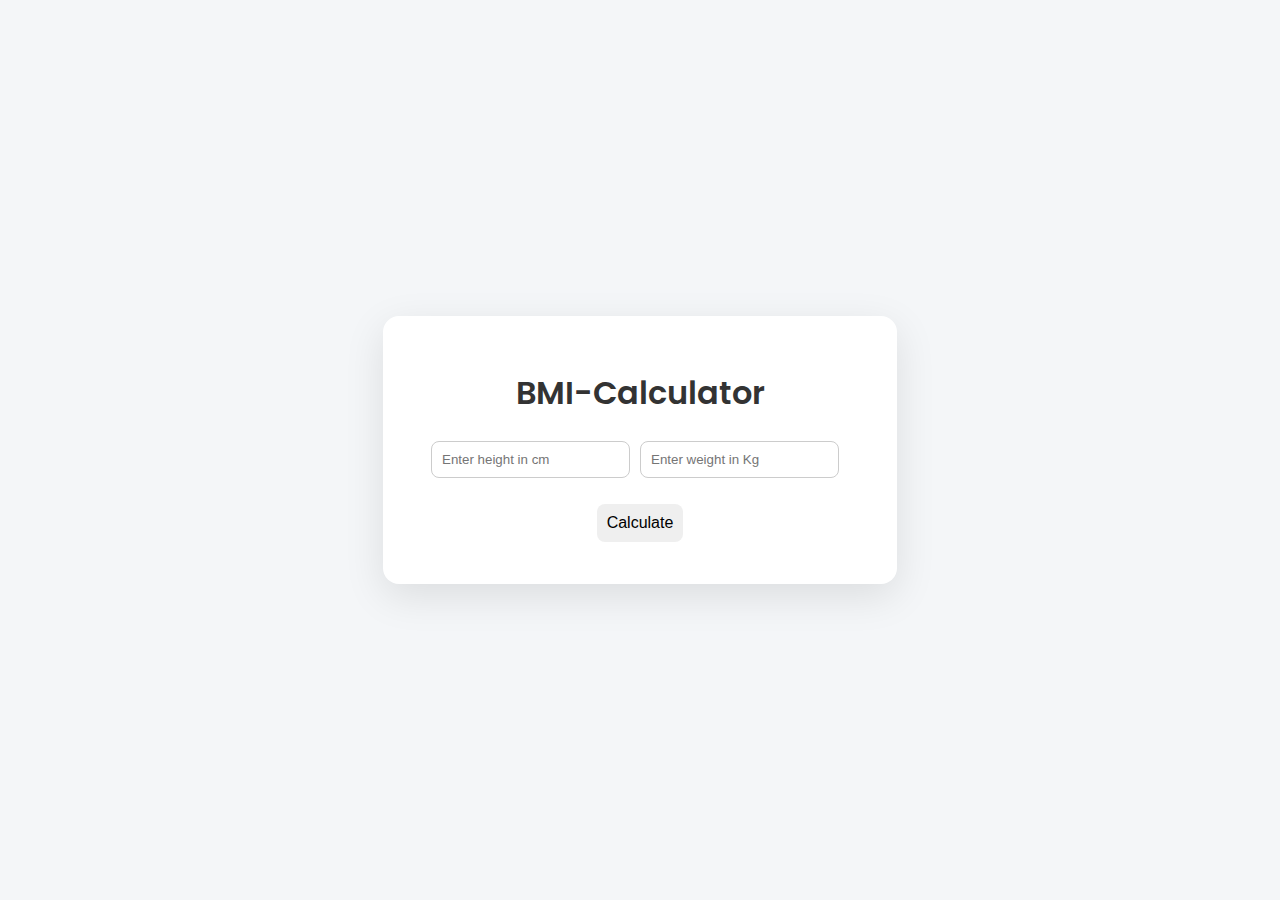
<file: BMI-Calculator/index.html>
<!DOCTYPE html>
<html lang="en">
<head>
    <meta charset="UTF-8">
    <meta name="viewport" content="width=device-width, initial-scale=1.0">
    <title>BMI-Calculator</title>
    <link rel="stylesheet" href="style.css">
    <link href='https://fonts.googleapis.com/css?family=Poppins' rel='stylesheet'>
</head>
<body>
    <div class="container">

        <div class="heading">
            <h1>BMI-Calculator</h1>
        </div>

        <div class="input-group">
            <input class="input" id="height" type="number" placeholder="Enter height in cm" >
            <input class="input" id="weight" type="number" placeholder="Enter weight in Kg">
        </div>

        <div class="calculateButton">
            <button id="calcBttn">Calculate</button>
        </div>

        <div class="outputs" id="result"></div>


    </div>
    
</body>
<script src="script.js"></script>
</html>
</file>
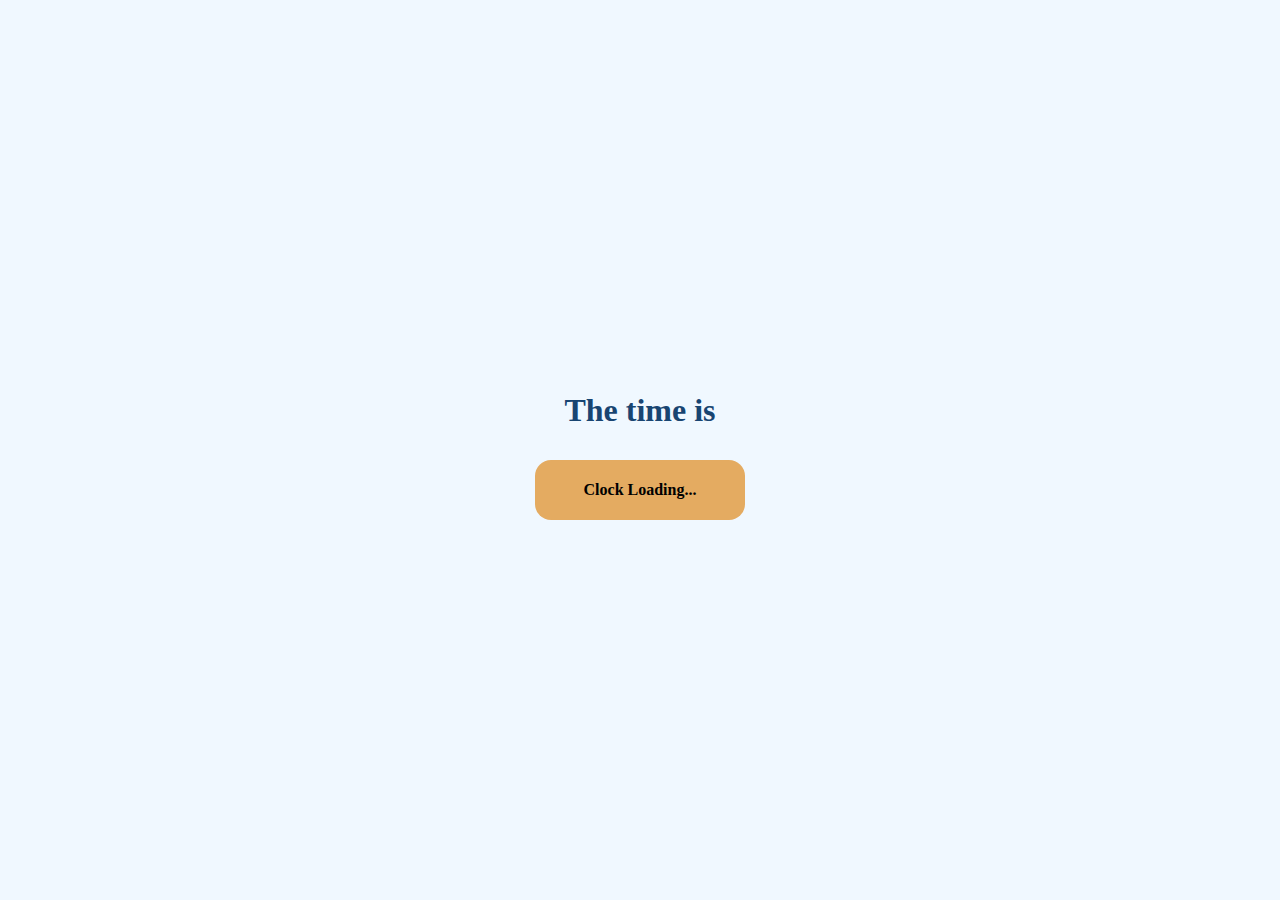
<file: digitalClock/index.html>
<!DOCTYPE html>
<html lang="en">
<head>
    <meta charset="UTF-8">
    <meta name="viewport" content="width=device-width, initial-scale=1.0">
    <title>Simple Digital Clock</title>
    <link rel="stylesheet" href="style.css">
</head>
<body>
    <h1>The time is </h1>
    <div class="banner">
        Clock Loading...
    </div>
    
</body>
<script src="script.js"></script>
</html>
</file>
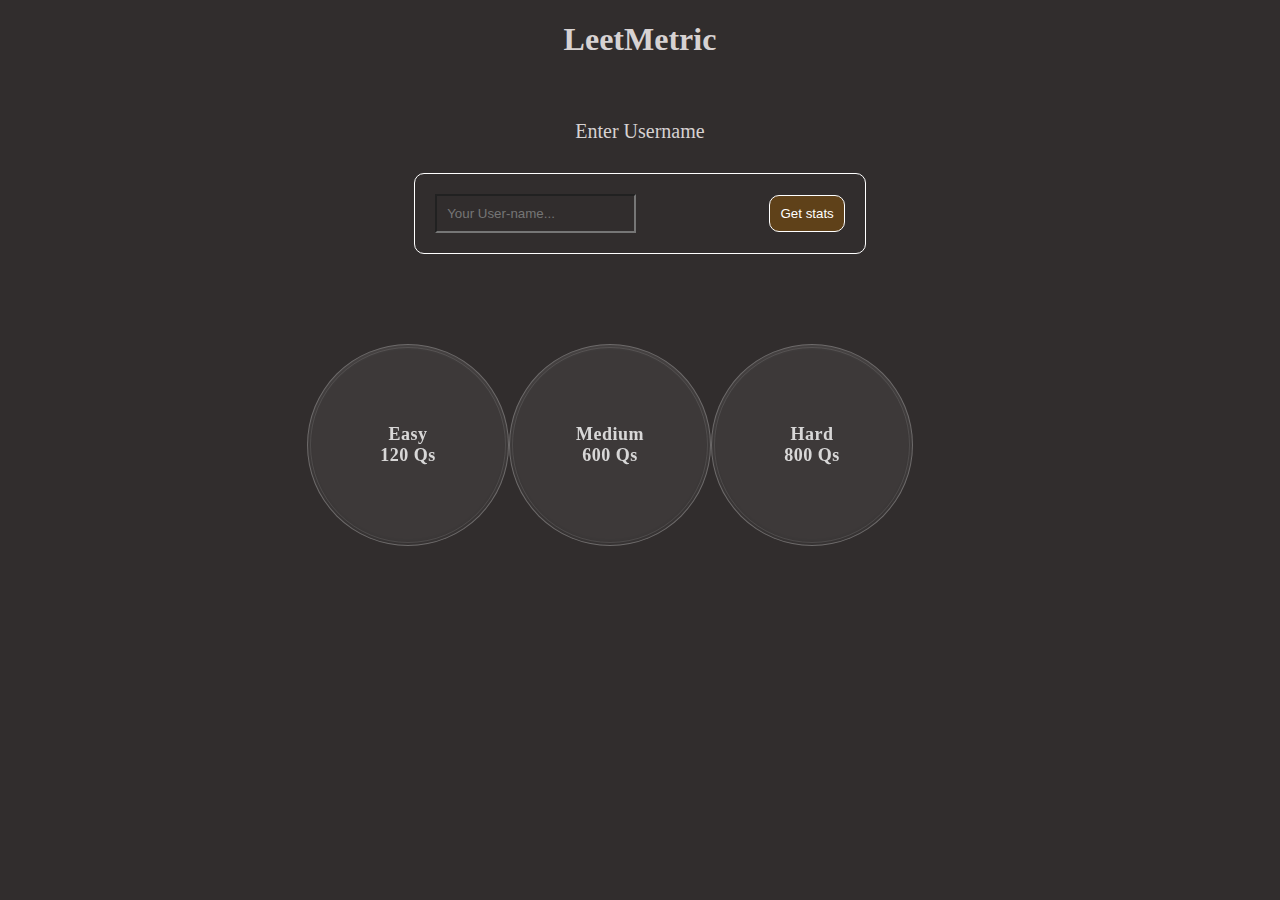
<file: leetmetric/index.html>
<!DOCTYPE html>
<html lang="en">
<head>
    <meta charset="UTF-8">
    <meta name="viewport" content="width=<device-width>, initial-scale=1.0">
    <title>leetmetric</title>
    <link rel="stylesheet" href="style.css">
    
</head>
<body>
    <div class="main">

        <div class="title">
            <h1>LeetMetric</h1>
        </div>

        <div class="user">
            <p>Enter Username</p>

            <div class="input-button">
                <input type="text" placeholder="Your User-name...">
                <button onclick="showStats()">Get stats</button>
            </div>
            
        </div>

        <div class="stats-container">
            <div class="progress">

                <div class="easy stats" >
                    <span id="easy-label">Easy</span>
                    <span>120 Qs</span>
                </div>

                <div class="medium stats">
                    <span id="medium-label">Medium</span>
                    <span>600 Qs</span>
                </div>

                <div class="hard stats">
                    <span id="hard-label">Hard</span>
                    <span>800 Qs</span>
                </div>

            </div>

            <div class="stat-cards">

            </div>
           

        </div>

        
    </div>
    
</body>
<script src="script.js"> </script>
</html>
</file>
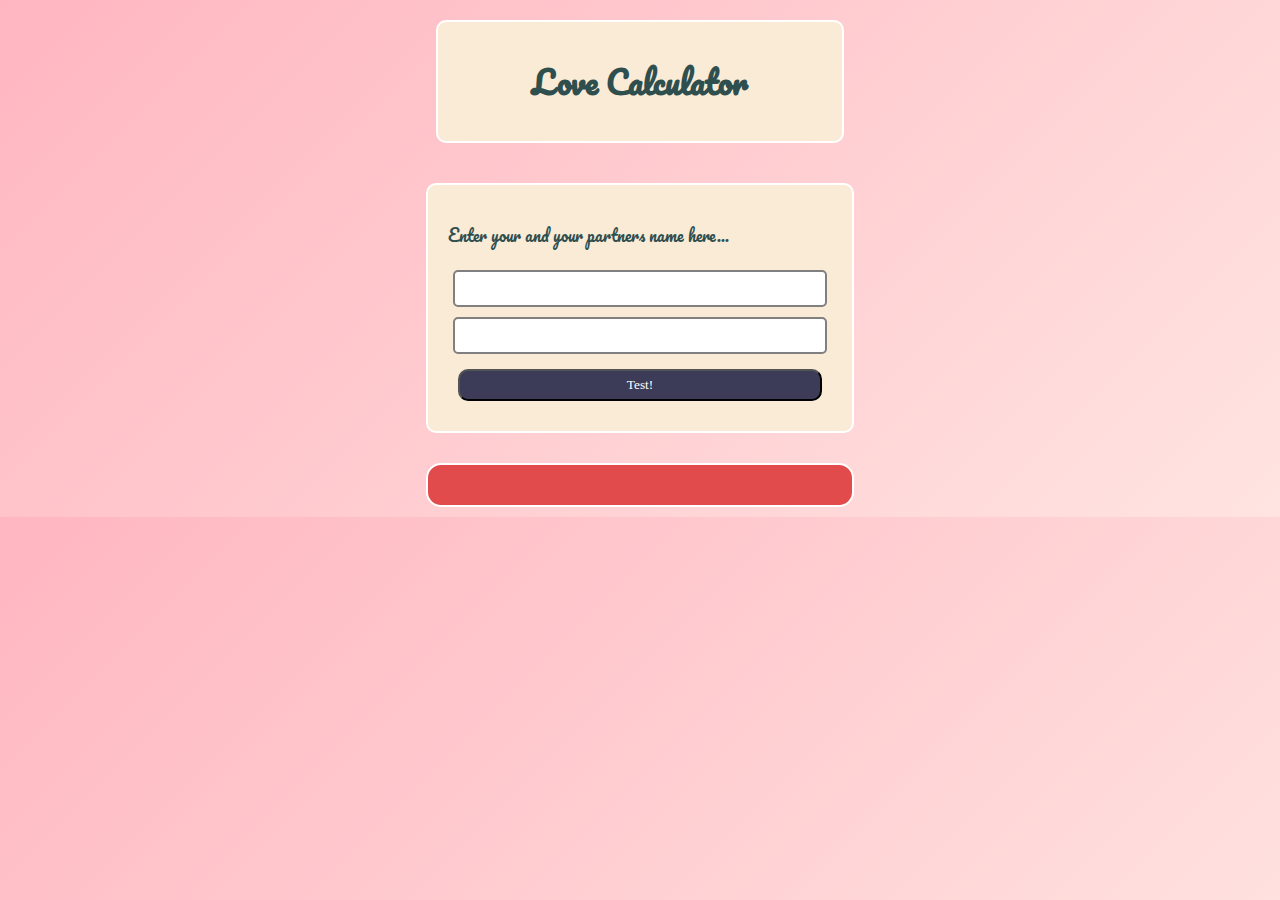
<file: Love Calculator/index.html>
<!DOCTYPE html>
<html lang="en">
<head>
    <meta charset="UTF-8">
    <meta name="viewport" content="width=device-width, initial-scale=1.0">
    <title>Love Calculator</title>
    <link rel="stylesheet" href="style.css">
    <link href="https://fonts.googleapis.com/css2?family=Pacifico&display=swap" rel="stylesheet">

</head>
<body>
    <div class="main">

        <div class="title">
            <h1> Love Calculator </h1>
        </div>

        <div class="name">
            <p>Enter your and your partners name here...</p>
            <input id="input1" class="input" type="text">
            <input id="input2" class="input" type="text">
            <button onclick="calcLove()"> Test!</button>
        </div>

        <div class="result">

        </div>

    </div>
    <script>

        function calcLove(){
            const name1= document.getElementById("input1");
            const name2= document.getElementById("input2");
            const result=document.querySelector(".result");
             if(name1.value === "" || name2.value === "")
                result.innerText = "Please enter both names 🙈";
            else{
                const result= document.querySelector(".result");
            let lovePercent = Math.floor(Math.random() * 101);
             result.innerText= `${name1.value} loves ${name2.value}= ${lovePercent}% Love`;
            }
            

        }
        
       

    </script>
</body>
</html>
</file>
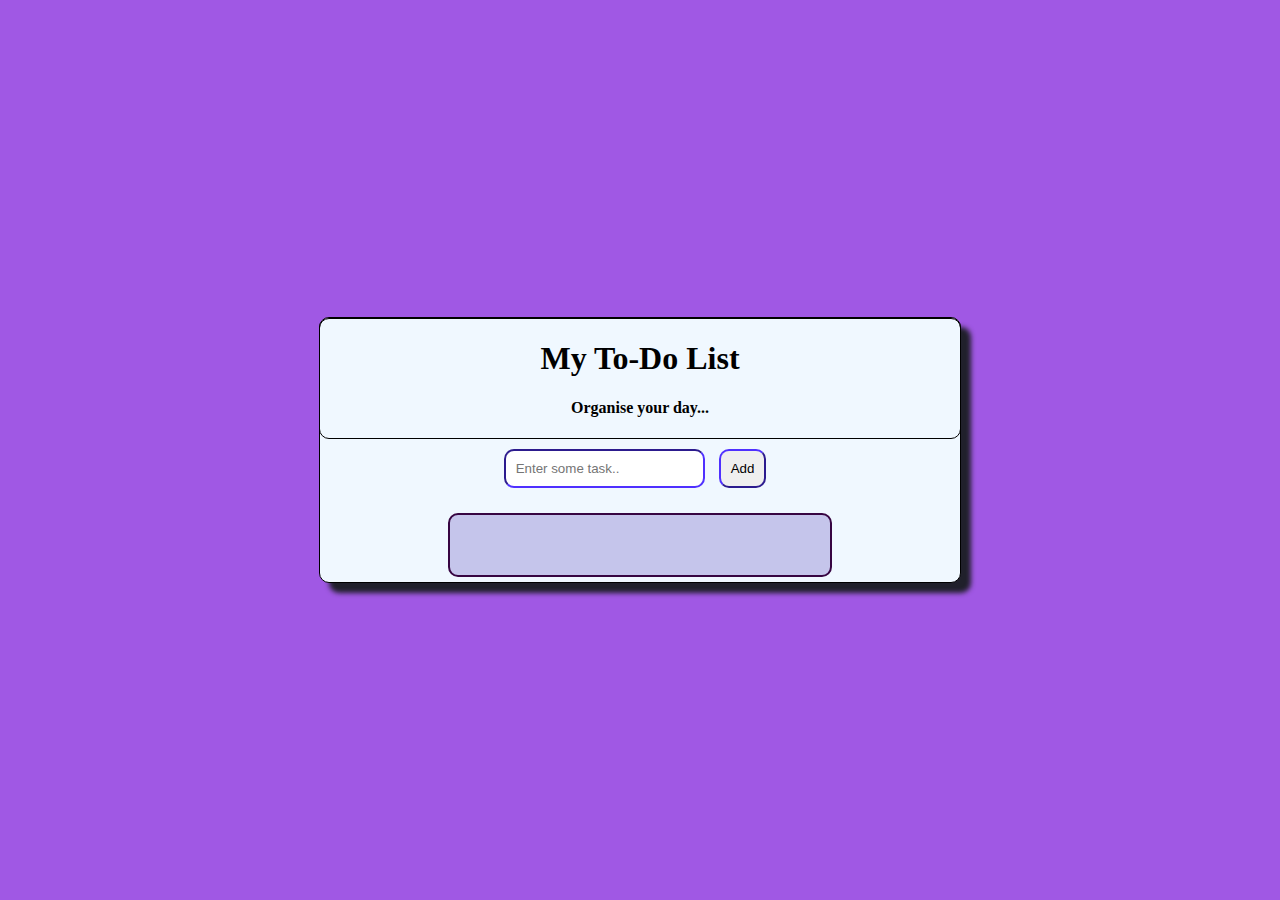
<file: to-do-list-prac/index.html>
<!DOCTYPE html>
<html lang="en">
<head>
    <meta charset="UTF-8">
    <meta name="viewport" content="width=device-width, initial-scale=1.0">
    <title>to do</title>
    <link rel="stylesheet" href="style.css">
</head>
<body>
    <div class="main">

        <div class="title">
            <h1>My To-Do List</h1>
            <h4>Organise your day...</h4>
        </div>

        <div class="input-box">
            <input type="text" placeholder="Enter some task.." class="input">
            <button class="button" onclick="addItem()">Add</button>
        </div>

        <div class="list">
                 <!-- Tasks will be added here -->
        </div>

    </div>

    <script>
        function addItem(){
            let input=document.querySelector('.input');
            let inputValue =input.value.trim();

            if(inputValue===''){
                alert('Please enter a task');
                return;
            }
            let p=document.createElement('p');
            p.innerText= inputValue;
            
            let listDiv= document.querySelector('.list');
            listDiv.appendChild(p);

            input.value='';
        }
    </script>
    
</body>
</html>
</file>
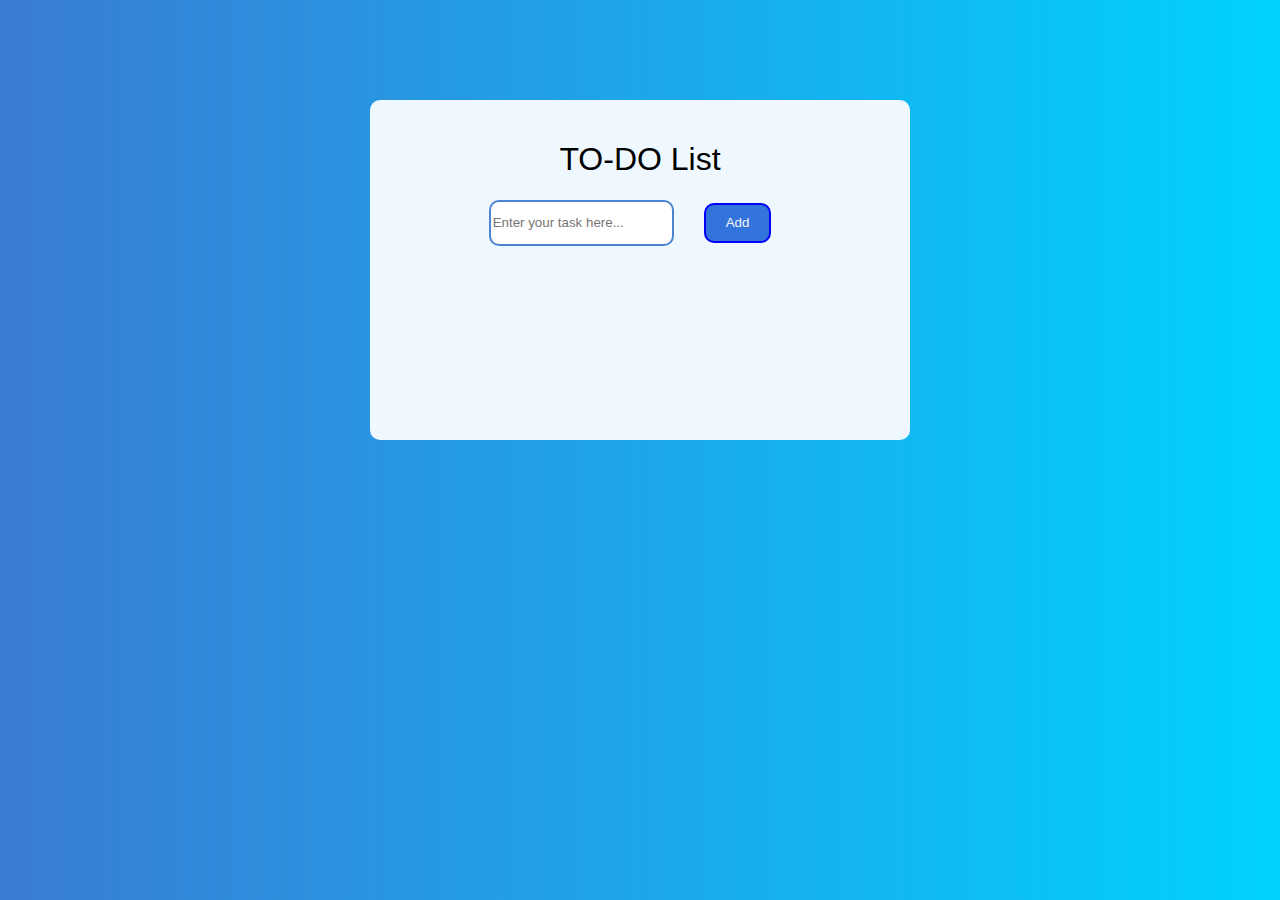
<file: to_dolist/index.html>
<!DOCTYPE html>
<html lang="en">
<head>
    <meta charset="UTF-8">
    <meta name="viewport" content="width=device-width, initial-scale=1.0">
    <title>My To-Do list </title>

    <link rel="stylesheet" href="style.css">
</head>
<body>
    <div class="main">
        <h1>TO-DO List</h1>
       <div class="input-wrapper">
         <input type="text" placeholder="Enter your task here...">
        <button>Add</button>
       </div>
        
        <div class="container">
            <!-- Yaha tasks add honge -->
             <ul id="taskList"></ul>
        </div>
    </div>
    
</body>
</html>
</file>
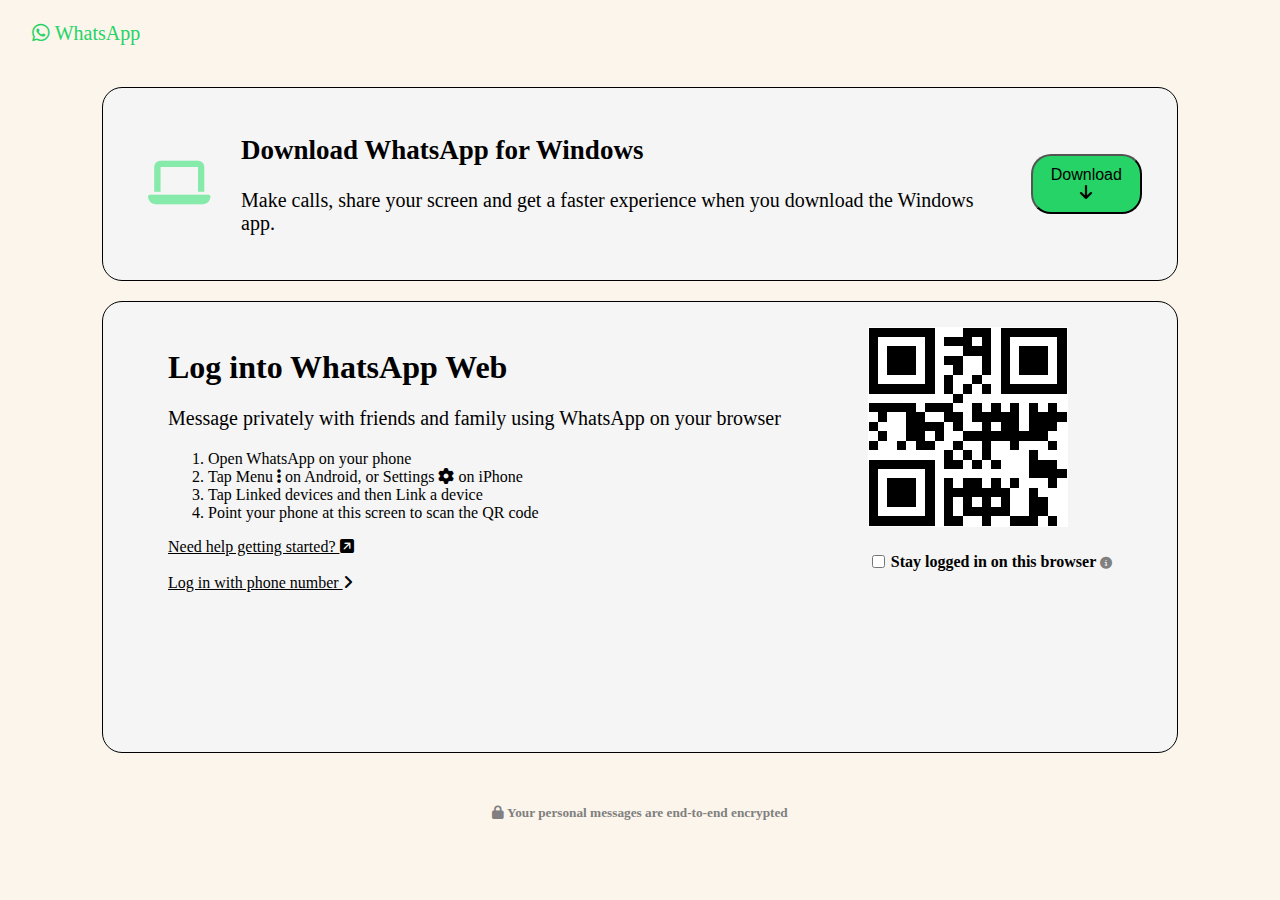
<file: watsappweblogin/index.html>
<!DOCTYPE html>
<html lang="en">
<head>
    <meta charset="UTF-8">
    <meta name="viewport" content="width=device-width, initial-scale=1.0">
    <title>watsapp web login</title>
    <link rel="stylesheet" href="style.css">
    <link rel="stylesheet" href="https://cdnjs.cloudflare.com/ajax/libs/font-awesome/6.5.0/css/all.min.css">


</head>
<body>

    <div class="header">
        <p> <i class="fa-brands fa-whatsapp"></i> WhatsApp</p>
    </div>

    <div class="main">

        <div class="download">

            <div class="laptop-icon">
                <i class="fa-solid fa-laptop"></i>
            </div>

            <div class="download-text">
                <h2>  Download WhatsApp for Windows</h2>
                <p> Make calls, share your screen and get a faster experience when you download the Windows app.</p>
            </div>

            <div class="download-button">
                 <button> Download <i class="fa-solid fa-arrow-down"></i></button>
            </div>
        
        </div>

    <div class="qr">

     <div class="qr-container">

        <div class="text">
            <h1> Log into WhatsApp Web</h1>
        <p>Message privately with friends and family using WhatsApp on your browser</p>
        <ol>
            <li>Open WhatsApp on your phone</li>
            <li >Tap Menu  <i class="fa-solid fa-ellipsis-vertical"></i>  on Android, or Settings 
                <i class="fa-solid fa-gear"></i>    on iPhone</li>
                    
                
            <li>Tap Linked devices and then Link a device </li>
            <li>Point your phone at this screen to scan the QR code</li>
        </ol>

        <div class="link">
                <a href=""> Need help getting started?  <i class="fa-solid fa-square-arrow-up-right"></i> </a>
                <br>
                <br>
                <a href="">Log in with phone number  <i class="fa-solid fa-angle-right"></i></a>
        </div>
        </div>

        <div class="QRimg">
                <img src="dummyQR.png" alt="dummy QR img">
                <h4 class="stay-logged-out">
                    <input type="checkbox" >
                    <span>Stay logged in on this browser  <i class="fa-solid fa-circle-info" title="If Selected blah blah blah..."></i>
</i></span>
                  
                </h4>
        </div>

    </div>
       
    </div>
    </div>

    <div class="footer"> 
         
       <h5>  <i class="fa-solid fa-lock"></i> Your personal messages are end-to-end encrypted</h5>
       
    </div>
    
</body>
</html>
</file>
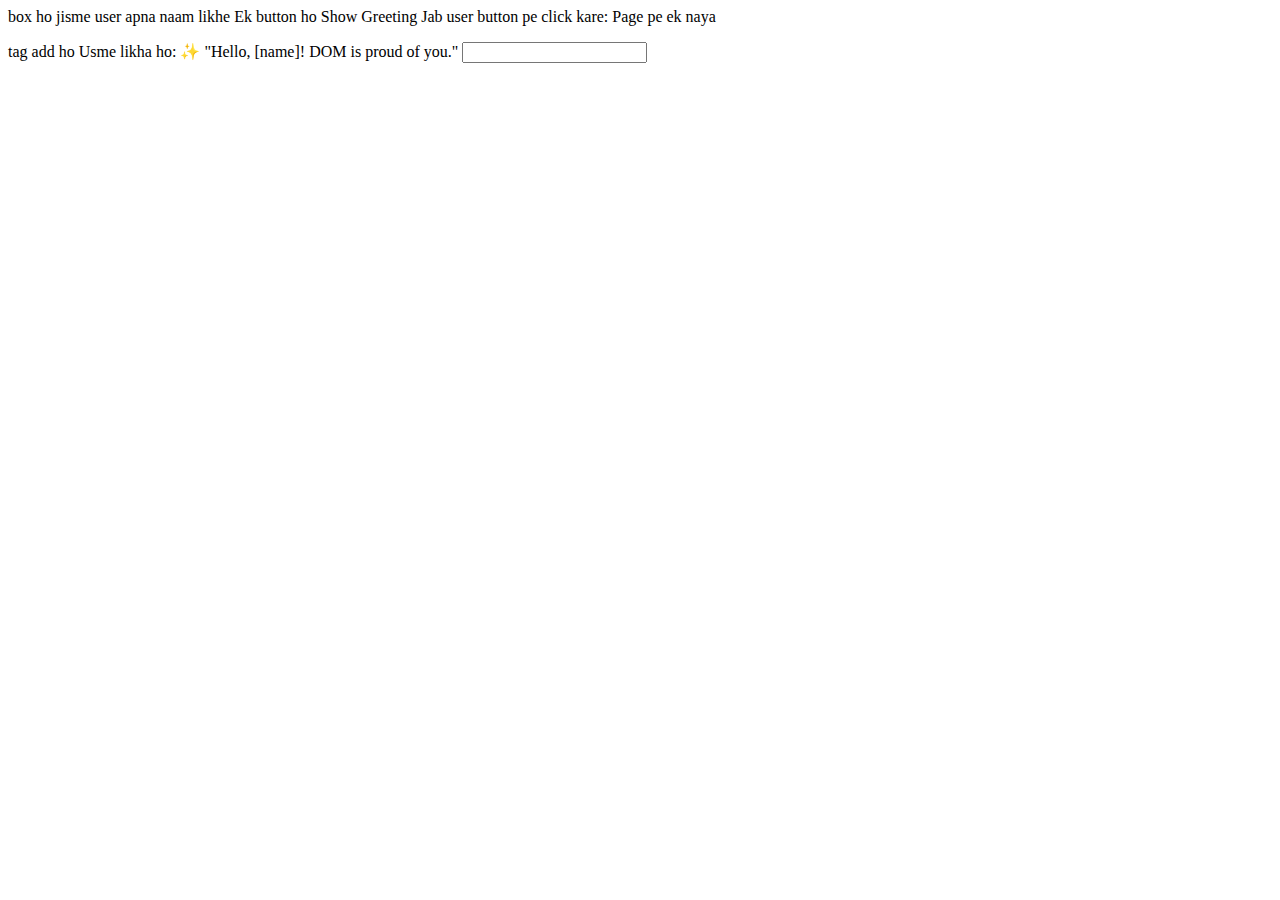
<file: js/prac.html>
<!DOCTYPE html>
<html lang="en">
<head>
    <meta charset="UTF-8">
    <meta name="viewport" content="width=device-width, initial-scale=1.0">
    <title>test</title>
</head>
<body>
    <!-- <div class="name">
        <h1> Shruti</h1>
        <p>Lorem ipsum dolor sit amet.</p>
        <button onclick="addPara()">Click me baby!</button>
    </div> -->

    <Ek <input> box ho jisme user apna naam likhe

Ek button ho Show Greeting

Jab user button pe click kare:

Page pe ek naya <p> tag add ho

Usme likha ho:
✨ "Hello, [name]! DOM is proud of you."

<input type="text">

    <script>
        document.querySelector("h1").style.color="green";
       
        function addPara(){
            const newP= document.createElement('p');
            newP.innerText ="Dom se dosti ho rhi h !!!";
            document.querySelector(".name").appendChild(newP);
        }

        
    </script>
    
</body>
</html>
</file>
<file: BMI-Calculator/style.css>
body{
    margin: 0;
    padding: 0;
    box-sizing: border-box; 

    display: flex;
    justify-content: center;
    align-items: center;
    height: 100vh;
    background: #f4f6f8;
}
.container{

    display: flex;
    padding: 2rem 3rem;
    justify-content: center;
    align-items: center;
    flex-direction: column;
    border-radius: 16px;
   
    background-color: white;
    box-shadow: 0 12px 40px rgba(0, 0, 0, 0.1); /* 0 mtlb na left offset na ryt..seedha neeche giregi
    /* 8px shadow neeche giregi 30px mtlb kitna blur hoga // offset-x offset-y blur radius spread radius color; */
    font-family: Poppins;
    min-width: 350px;
    max-width: 420px;
   
}
h1{
    font-size: 2rem;
    margin-bottom: 1.5rem;
    font-weight: 600;
    color: #333;

}
.input-group{
    display: flex;
    gap: 10px;
}
.input{
    padding: 10px;
    border: 1px solid #ccc;
    border-radius: 8px;
    transition: all 0.3s ease;
    margin-bottom: 1rem;
}
.input:focus{
    border-color: #007bff;
    box-shadow: 0 0 5px rgba(0, 123, 255, 0.3);
    transition: all 0.3s ease;
}
#calcBttn{
    padding: 10px;
    border-radius: 8px;
    margin: 10px;
    font-size: 1rem;
    border: none;
}
#calcBttn:hover{
    cursor: pointer;
    background-color: #6b6a6a;
    font-weight: 200;
    color: white;
    transition: all 0.3s ease;

}
#weight{
    margin-right: 10px;;
}
.outputs{
    display: block;
    visibility: none;
}
.visible{
   display: flex;
   flex-direction: column;
   align-items: center;
   gap: 0.5rem;
   background-color: #f2f1f1;
   padding: 1rem;
   margin-top: 1rem;
   border-radius: 10px;
     box-shadow: 0px 4px 10px rgba(0,0,0,0.05);
     transition: all 0.3s ease;
  min-width: 200px;
  max-width: 300px;
  color: #333;
  font-weight: 500;
 
}
</file>
<file: digitalClock/style.css>
body{
    margin: 0;
    padding: 0;
    box-sizing: border-box;
    background-color: aliceblue;
    display: flex;
    justify-content: center;
    align-items: center;
    height: 100vh;
    flex-direction: column;
}
.banner{
    display: flex;
    justify-content: center;
    align-items: center;
    border-radius: 16px;
    background-color: rgb(228, 171, 97);
    font-weight: 600;
    width: 200px;
    height: 50px;
    margin: 10px;
    padding: 5px;
}
h1{
    color: rgb(24, 69, 114);
    font-family: cursive;
}
</file>
<file: leetmetric/style.css>
body{
    margin: 0;
    padding: 0;
    background-color: rgb(49, 45, 45);
    color: rgb(215, 210, 210);
    
    
}
.main{
    display: flex;
    justify-content: center;
    align-items: center;
    flex-direction: column;
    
}
.user{
    display: flex;
    justify-content: center;
    align-items: center;
    flex-direction: column;
    flex-wrap: nowrap;
    margin: 10px;
    padding: 10px;
    width: 80%;
    font-size: 20px; 
}
.input-button{
    margin: 10px;
    padding: 20px;
    border-radius: 10px;
    border: 1px solid white;
    display: flex;
    justify-content: space-between;
    align-items: center;
    width: 40%;
    
}
.input-button button{
    padding: 10px;
    background-color: rgb(95, 65, 25);
    color: white;
    font-weight: 400;
    border: 1px solid white;
    border-radius: 10px;
}
.input-button button:hover{
    cursor: pointer;
    background-color: black;
    color: aliceblue;
}
.input-button input{
    padding: 10px;
    background-color: transparent;
    color: white;
}
.stats-container{
    display: flex;
    justify-content: space-between;
    align-items: center;
    gap: 60px;
    margin: 30px;
    padding: 30px;
}
.progress{
    display: flex;
    justify-content: space-around;
    align-items: center;
    flex-direction: row;
}

.stats{
    display: flex;
    justify-content: center;
    align-items: center;
    flex-direction: column;
    height: 200px;
    width: 200px;
    border: 1px solid white;
    border-radius: 50%;

    background: rgba(255, 255, 255, 0.06);
    backdrop-filter: blur(8px);
    -webkit-backdrop-filter: blur(8px);
    border: 1.5px solid rgba(255, 255, 255, 0.25);
    outline: 1px solid rgba(255, 255, 255, 0.1);
    outline-offset: -4px;
    /* Soft inner gloss */
    box-shadow: inset 0 2px 4px rgba(255, 255, 255, 0.08),
                inset 0 -2px 4px rgba(0, 0, 0, 0.15);

    /* Subtle interaction */
    transition: transform 0.3s ease;

}
.stats span {
    color: #ffffffcc;
    font-weight: 600;
    font-size: 18px;
    letter-spacing: 0.5px;
}
</file>
<file: Love Calculator/style.css>
body{
     background: linear-gradient(135deg, #ffb6c1, #ffe4e1);
    margin: 0;
    padding: 0;
    box-shadow: none;
   
     
}
* {
    font-family: 'Pacifico', cursive;
}
.main{
    display: flex;
    align-content: center;
    justify-content: center;
    flex-direction: column;
    align-items: center;
}
.title{
    border-radius: 10px;
    color: darkslategrey;
    border: 2px solid white;
    background-color: antiquewhite;
    display: flex;
    justify-content: center;
    align-items: center;
    flex-direction: column;
    padding: 10px;
    margin: 20px;
    font: 200;
    width: 30%;
    font-family: cursive;
}
.name{
    border-radius: 10px;
    color: darkslategrey;
    border: 2px solid white;
    background-color: antiquewhite;
    display: flex;
    flex-direction: column;
    padding: 20px;
    margin: 20px;
    justify-content: center;
    font: 200;
    font-family: cursive;
    width: 30%;
}
.result{
    display: flex;
    align-items: center;
    justify-content: center;
    border: 2px solid white;
    border-radius: 15px;
    color: white;
    border: 2px solid white;
    background-color: rgb(225, 75, 75);
    padding: 20px;
    margin: 10px;
    width: 30%;
   
    font: 200 20px cursive;
}
.result {
    transition: all 0.4s ease;
    font-weight: bold;
  letter-spacing: 1px;
}
.input{
    border-radius: 5px;
    border: 2px solid grey;
    margin: 5px;
    padding: 5px;
}
.name button{
    border-radius: 10px;
    margin: 10px;
    padding: 6px;
    background-color: rgb(60, 60, 89);
    color: white;
    font-family: cursive;
}
.name button:hover{
     background-color: rgb(90, 90, 140);
    transform: scale(1.05);
    box-shadow: 0 0 10px white;
    transition: all 0.3s ease;
}
@media (max-width: 600px) {
  .title, .name, .result {
    width: 80%;
  }
}
</file>
<file: to-do-list-prac/style.css>
body{
    margin:0;
    padding: 0;
    background-color: rgb(160, 88, 228);
    display: flex;
    justify-content: center;
    align-items: center;
    height: 100vh;
}
.main{
    display: flex;
    justify-content: center;
    align-items: center;
    border-radius: 10px;
    width: 50%;
    background-color: aliceblue;
    text-align: center;
    box-sizing: content-box;
    flex-direction: column;
    border: 1px solid black;
    box-shadow: 10px 10px 5px rgb(32, 32, 43);
    
}
.input-box input{
    border-radius: 10px;
    border-color: rgb(70, 43, 226);
    padding: 10px;
    margin: 10px auto 20px;

}
.input-box button{
    border-radius: 10px;
    border-color: rgb(70, 43, 226);
    padding: 10px;
    margin: 10px;

}
.input:hover{
    cursor: auto;
   
}
.button:hover{
    cursor: pointer;
    background-color: blue;
    color: white;

}
.title{
    color: black;
    border: 1px solid black;
    border-radius: 10px;
    width: 100%;
   
}
.list{
    border-radius: 10px;
    border: 2px solid rgb(55, 5, 66);
    margin: 5px 0;
    padding: 30px;
    width: 50%;
    background-color: rgb(197, 197, 235);
}
</file>
<file: to_dolist/style.css>
body{
    background: linear-gradient(to right, #3a7bd5, #00d2ff);
    margin: 0;
    padding: 0;
    font-family: Arial, sans-serif;
}
h1{
    font-family: 'Gill Sans', 'Gill Sans MT', Calibri, 'Trebuchet MS', sans-serif;
    font-weight: 300;
    text-align: center;
}

.main {
    border-radius: 10px;
    margin: 0 auto;
    padding: 20px;
    background-color: aliceblue;
    height: 300px;
    width: 500px;
    margin-top: 100px;
   
}
input{
    padding: 10 15px;
    margin: 0;
    border-radius: 10px;
    border: 2px solid rgb(75, 132, 207);
    align-items: center;
    height:40px;
}
button{
    padding:0 20px;
    margin:0 20px;
    height: 40px;
    border: 2px solid blue;
    background-color: rgb(50, 115, 220);
    text-align: center;
    cursor: pointer;
    color: whitesmoke;
    border-radius: 10px;
   
}
button:hover{
     background-color: rgb(30, 95, 200);
    box-shadow: 0px 4px 10px rgba(0, 0, 0, 0.2);
    transform: scale(1.05);
    transition: all 0.2s ease-in-out;
}
.input-wrapper{
    display: flex;
    justify-content: center; 
    gap: 10px; align-items: center; 
}
input:focus {
    outline: none;
    box-shadow: 0 0 5px rgb(75, 132, 207);
    border-color: rgb(75, 132, 207);
}
</file>
<file: watsappweblogin/style.css>
body{
    background-color: #FCF5EB;
    margin:0;
    padding: 0;
}
.header{
    margin: 0 0 0 30px;
    padding: 2px;
    width: 30%;
    font-size: 30px;
    color: #25D366;
}
.main{
    margin:auto;
    padding: auto;
}
.download{
    border-radius: 20px;
    margin: 20px auto;
    padding: 25px;
    width: 80%;
    background-color: whitesmoke;
    border: 1px solid black;
    display: flex;
    align-items: center;
    gap: 10px;
    
}

.download button{
    border-radius: 20px;
    background-color: #25D366;
    text-align: center;
    margin: 10px;
    padding : 10px;
    font-size: 16px;
   
}
.laptop-icon{
    color:#86eaaa;
    font-size: 50px;
    margin: 0 10px 0 10px;
    padding: 10px;

}
.download-text{
    font-size: 18px;
    font-weight: 100;
    font-family:'Times New Roman', Times, serif;
}

.download button:hover{
    background-color: black;
    color: white;
    cursor: pointer;
    flex-wrap: nowrap;
    white-space: nowrap;
}
.qr{
    border-radius: 20px;
    background-color: whitesmoke;
    border: 1px solid black;
    margin: 20px auto;
    padding: 25px;
    width: 80%;
    height: 400px;
    font-size: 16px;
    
}
.qr-container{
    display: flex;
    flex-direction: row;
    justify-content: space-between;
    align-items: center;
    padding: 0 40px;
    gap: 80px;
}
.qr a{
    color: black;

}
.qr a:hover{
    color: #25D366;
}
.footer{
    margin: 10px auto;
    padding: 10px;
    width: 80%;
    text-align: center;
    color: grey;
}
p{
    font-size: 20px;
    font-weight: 200;
}
.stay-logged-out{
    display: flex;
    align-items: center;
    gap: 3px;
    font-size: 16px;
    flex-wrap: nowrap;
    white-space: nowrap;
}
.stay-logged-out i{
    color: grey;
    cursor: pointer;
    font-size: 12px;
}
</file>
